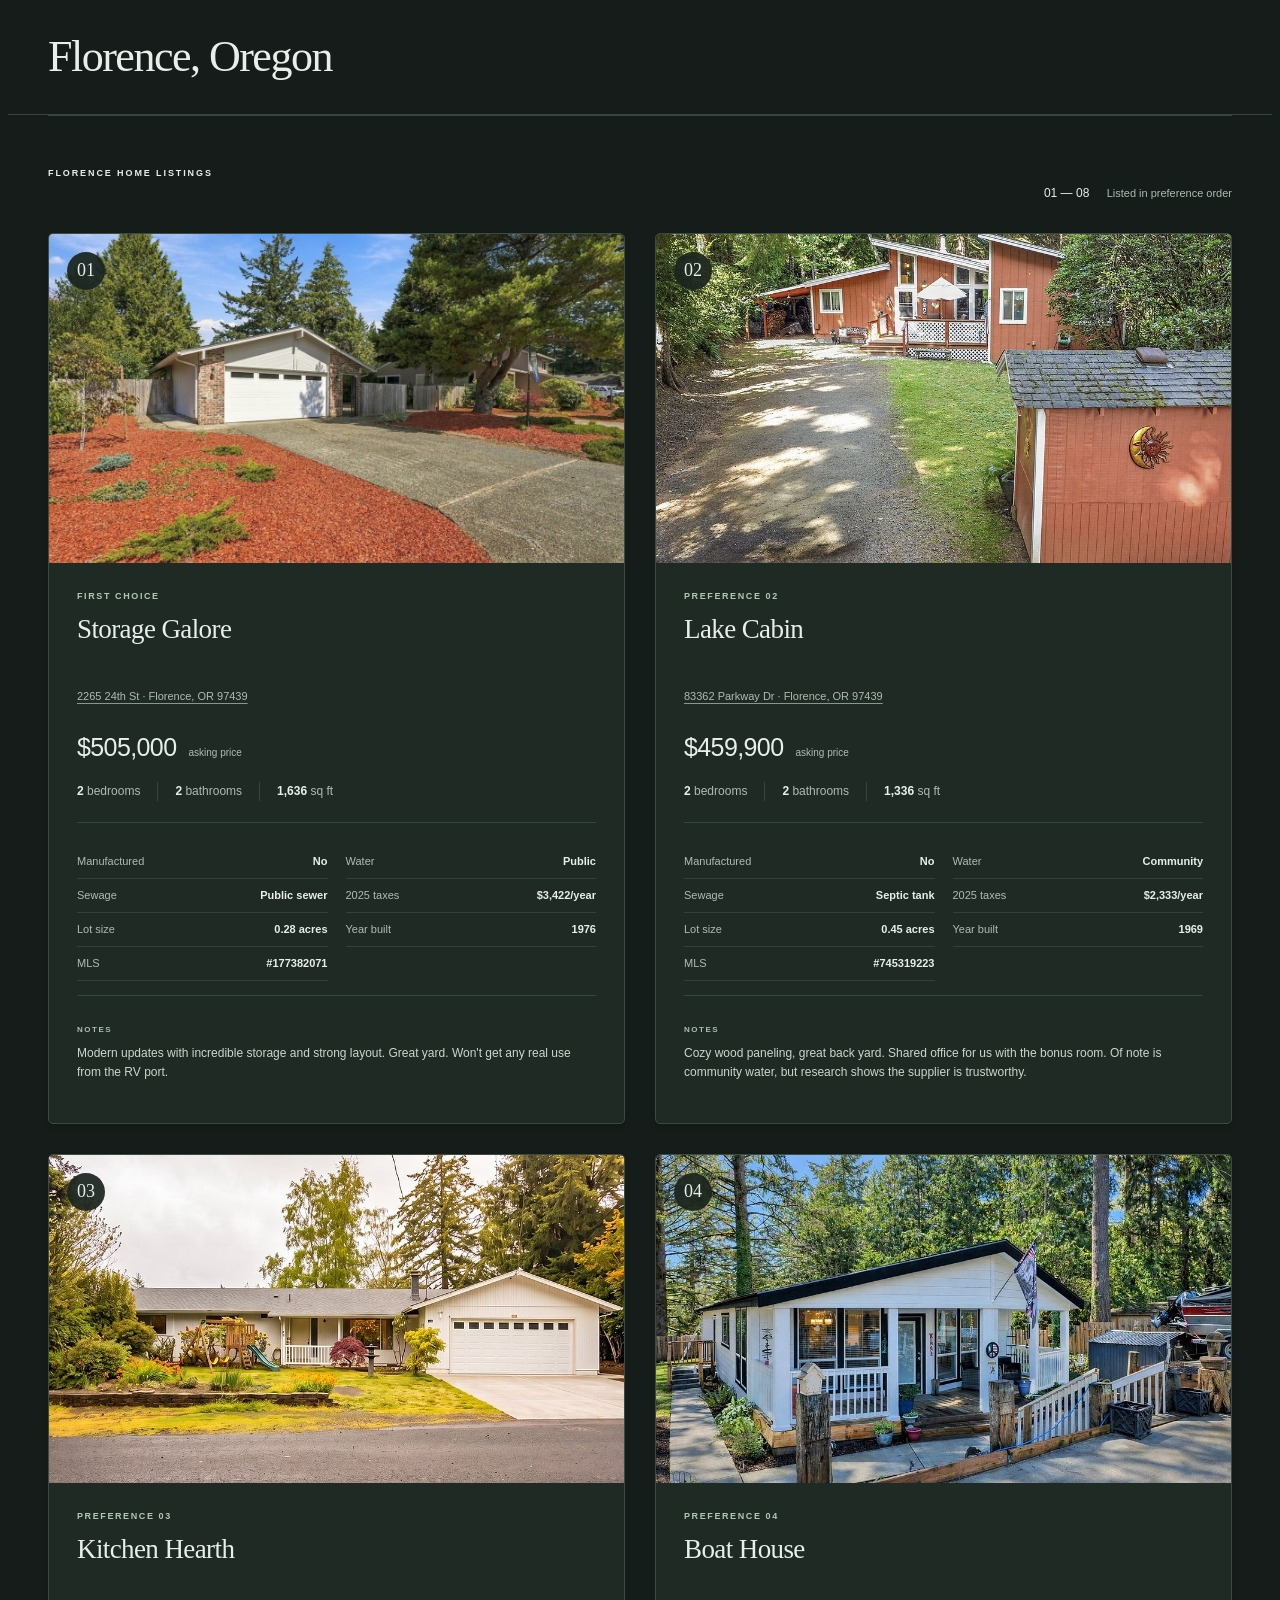
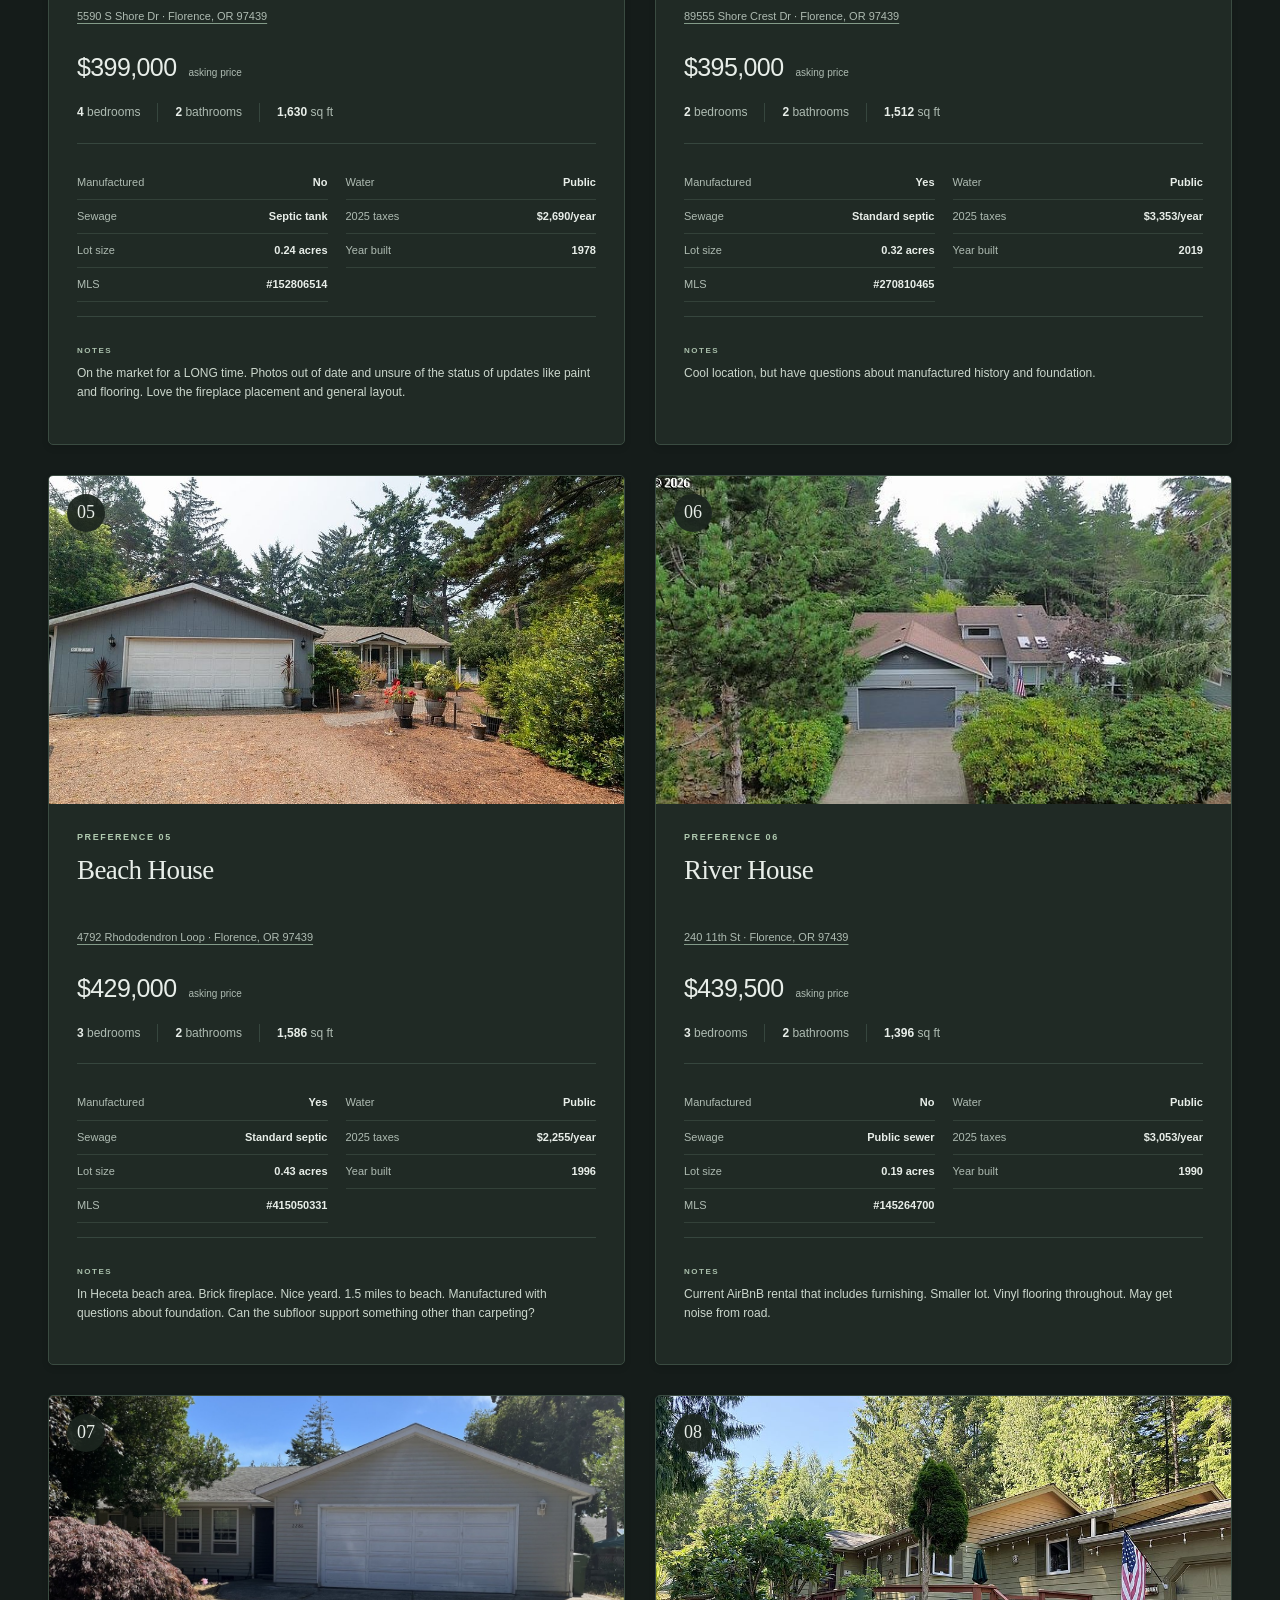
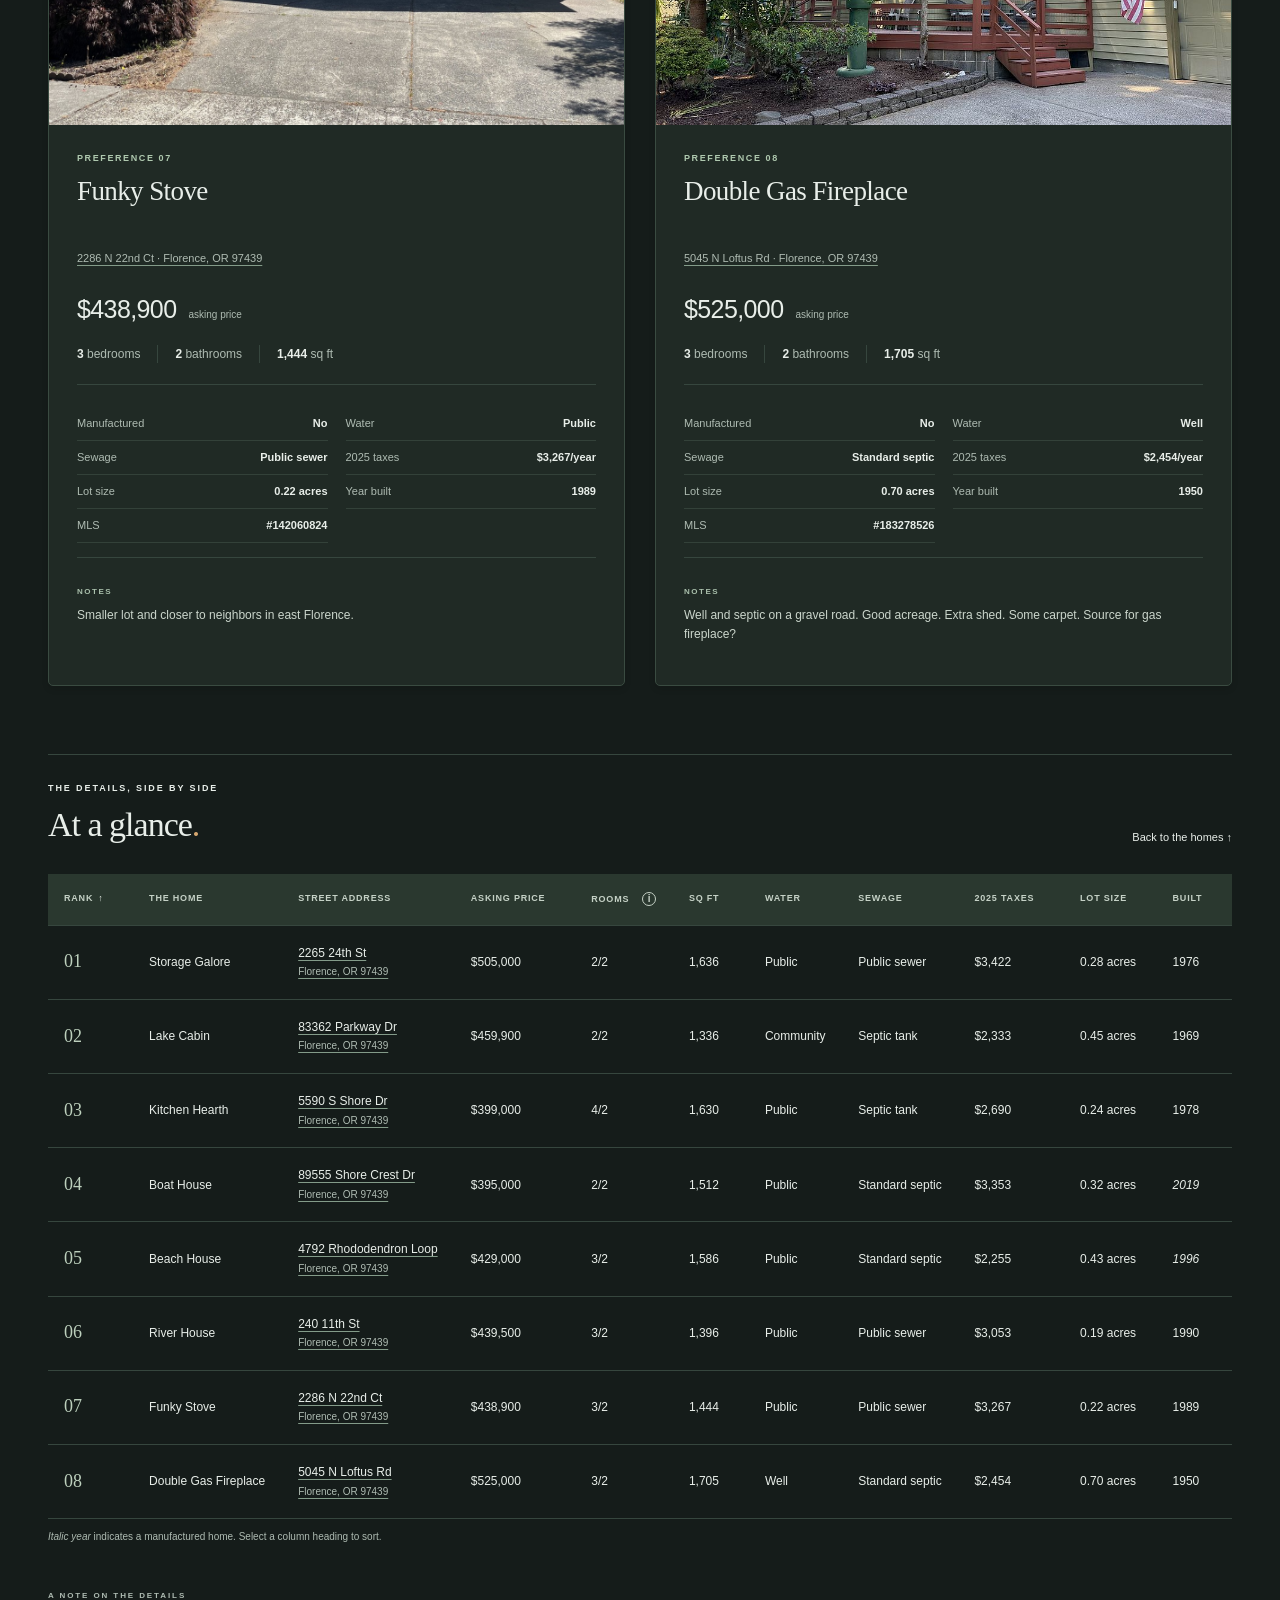
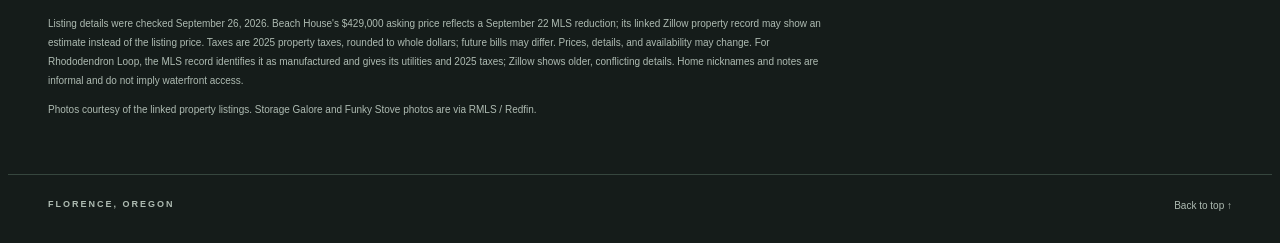
<file: index.html>
<!doctype html><html lang="en"><head><meta charset="utf-8"><meta name="viewport" content="width=device-width,initial-scale=1"><meta name="theme-color" content="#151c1a"><meta name="description" content="Eight Florence, Oregon homes in preference order. Prices, taxes, lot sizes, water, sewage, and construction details."><title>Florence, Oregon</title><link rel="stylesheet" href="style.css?v=03f709db9aa0"></head><body><a class="skip" href="#shortlist">Skip to homes</a><header class="simple-header"><h1>Florence, Oregon</h1></header><main><section id="shortlist" class="shortlist"><div class="section-heading"><div><h2 class="listing-title">FLORENCE HOME LISTINGS</h2></div><p>01 — 08 <span>Listed in preference order</span></p></div><div class="grid"><article class="home" id="home-1"><div class="photo"><a class="photo-link" href="https://www.zillow.com/homedetails/2265-24th-St-Florence-OR-97439/48439691_zpid/" target="_blank" rel="noopener noreferrer" aria-label="View listing for 2265 24th St (opens in a new tab)"><img src="assets/01.jpg" alt="Listing exterior of 2265 24th St" width="960" height="640" fetchpriority="high"></a><span class="rank">01</span></div><div class="home-body"><div class="eyebrow">FIRST CHOICE</div><h3>Storage Galore</h3><p class="address"><a href="https://www.google.com/maps/search/?api=1&amp;query=2265%2024th%20St%2C%20Florence%2C%20OR%2097439" target="_blank" rel="noopener noreferrer">2265 24th St · Florence, OR 97439</a></p><div class="price">$505,000<span>asking price</span></div><div class="facts"><span><b>2</b> bedrooms</span><span><b>2</b> bathrooms</span><span><b>1,636</b> sq ft</span></div><dl class="property-details"><div><dt>Manufactured</dt><dd>No</dd></div><div><dt>Water</dt><dd>Public</dd></div><div><dt>Sewage</dt><dd>Public sewer</dd></div><div><dt>2025 taxes</dt><dd>$3,422/year</dd></div><div><dt>Lot size</dt><dd>0.28 acres</dd></div><div><dt>Year built</dt><dd>1976</dd></div><div><dt>MLS</dt><dd>#177382071</dd></div></dl><div class="note"><span>NOTES</span><p>Modern updates with incredible storage and strong layout. Great yard. Won&#x27;t get any real use from the RV port.</p></div></div></article><article class="home" id="home-2"><div class="photo"><a class="photo-link" href="https://www.zillow.com/homedetails/83362-Parkway-Dr-Florence-OR-97439/48425879_zpid/" target="_blank" rel="noopener noreferrer" aria-label="View listing for 83362 Parkway Dr (opens in a new tab)"><img src="assets/02.jpg" alt="Listing exterior of 83362 Parkway Dr" width="960" height="640" loading="eager"></a><span class="rank">02</span></div><div class="home-body"><div class="eyebrow">PREFERENCE 02</div><h3>Lake Cabin</h3><p class="address"><a href="https://www.google.com/maps/search/?api=1&amp;query=83362%20Parkway%20Dr%2C%20Florence%2C%20OR%2097439" target="_blank" rel="noopener noreferrer">83362 Parkway Dr · Florence, OR 97439</a></p><div class="price">$459,900<span>asking price</span></div><div class="facts"><span><b>2</b> bedrooms</span><span><b>2</b> bathrooms</span><span><b>1,336</b> sq ft</span></div><dl class="property-details"><div><dt>Manufactured</dt><dd>No</dd></div><div><dt>Water</dt><dd>Community</dd></div><div><dt>Sewage</dt><dd>Septic tank</dd></div><div><dt>2025 taxes</dt><dd>$2,333/year</dd></div><div><dt>Lot size</dt><dd>0.45 acres</dd></div><div><dt>Year built</dt><dd>1969</dd></div><div><dt>MLS</dt><dd>#745319223</dd></div></dl><div class="note"><span>NOTES</span><p>Cozy wood paneling, great back yard. Shared office for us with the bonus room. Of note is community water, but research shows the supplier is trustworthy.</p></div></div></article><article class="home" id="home-3"><div class="photo"><a class="photo-link" href="https://www.zillow.com/homedetails/5590-S-Shore-Dr-Florence-OR-97439/48406087_zpid/" target="_blank" rel="noopener noreferrer" aria-label="View listing for 5590 S Shore Dr (opens in a new tab)"><img src="assets/03.jpg" alt="Listing exterior of 5590 S Shore Dr" width="960" height="640" loading="eager"></a><span class="rank">03</span></div><div class="home-body"><div class="eyebrow">PREFERENCE 03</div><h3>Kitchen Hearth</h3><p class="address"><a href="https://www.google.com/maps/search/?api=1&amp;query=5590%20S%20Shore%20Dr%2C%20Florence%2C%20OR%2097439" target="_blank" rel="noopener noreferrer">5590 S Shore Dr · Florence, OR 97439</a></p><div class="price">$399,000<span>asking price</span></div><div class="facts"><span><b>4</b> bedrooms</span><span><b>2</b> bathrooms</span><span><b>1,630</b> sq ft</span></div><dl class="property-details"><div><dt>Manufactured</dt><dd>No</dd></div><div><dt>Water</dt><dd>Public</dd></div><div><dt>Sewage</dt><dd>Septic tank</dd></div><div><dt>2025 taxes</dt><dd>$2,690/year</dd></div><div><dt>Lot size</dt><dd>0.24 acres</dd></div><div><dt>Year built</dt><dd>1978</dd></div><div><dt>MLS</dt><dd>#152806514</dd></div></dl><div class="note"><span>NOTES</span><p>On the market for a LONG time. Photos out of date and unsure of the status of updates like paint and flooring. Love the fireplace placement and general layout.</p></div></div></article><article class="home" id="home-4"><div class="photo"><a class="photo-link" href="https://www.zillow.com/homedetails/89555-Shore-Crest-Dr-Florence-OR-97439/459164352_zpid/" target="_blank" rel="noopener noreferrer" aria-label="View listing for 89555 Shore Crest Dr (opens in a new tab)"><img src="assets/04.jpg" alt="Listing exterior of 89555 Shore Crest Dr" width="960" height="640" loading="eager"></a><span class="rank">04</span></div><div class="home-body"><div class="eyebrow">PREFERENCE 04</div><h3>Boat House</h3><p class="address"><a href="https://www.google.com/maps/search/?api=1&amp;query=89555%20Shore%20Crest%20Dr%2C%20Florence%2C%20OR%2097439" target="_blank" rel="noopener noreferrer">89555 Shore Crest Dr · Florence, OR 97439</a></p><div class="price">$395,000<span>asking price</span></div><div class="facts"><span><b>2</b> bedrooms</span><span><b>2</b> bathrooms</span><span><b>1,512</b> sq ft</span></div><dl class="property-details"><div><dt>Manufactured</dt><dd>Yes</dd></div><div><dt>Water</dt><dd>Public</dd></div><div><dt>Sewage</dt><dd>Standard septic</dd></div><div><dt>2025 taxes</dt><dd>$3,353/year</dd></div><div><dt>Lot size</dt><dd>0.32 acres</dd></div><div><dt>Year built</dt><dd>2019</dd></div><div><dt>MLS</dt><dd>#270810465</dd></div></dl><div class="note"><span>NOTES</span><p>Cool location, but have questions about manufactured history and foundation.</p></div></div></article><article class="home" id="home-5"><div class="photo"><a class="photo-link" href="https://www.zillow.com/homedetails/4792-Rhododendron-Loop-Florence-OR-97439/306216648_zpid/" target="_blank" rel="noopener noreferrer" aria-label="View listing for 4792 Rhododendron Loop (opens in a new tab)"><img src="assets/05.jpg" alt="Listing exterior of 4792 Rhododendron Loop" width="960" height="640" loading="eager"></a><span class="rank">05</span></div><div class="home-body"><div class="eyebrow">PREFERENCE 05</div><h3>Beach House</h3><p class="address"><a href="https://www.google.com/maps/search/?api=1&amp;query=4792%20Rhododendron%20Loop%2C%20Florence%2C%20OR%2097439" target="_blank" rel="noopener noreferrer">4792 Rhododendron Loop · Florence, OR 97439</a></p><div class="price">$429,000<span>asking price</span></div><div class="facts"><span><b>3</b> bedrooms</span><span><b>2</b> bathrooms</span><span><b>1,586</b> sq ft</span></div><dl class="property-details"><div><dt>Manufactured</dt><dd>Yes</dd></div><div><dt>Water</dt><dd>Public</dd></div><div><dt>Sewage</dt><dd>Standard septic</dd></div><div><dt>2025 taxes</dt><dd>$2,255/year</dd></div><div><dt>Lot size</dt><dd>0.43 acres</dd></div><div><dt>Year built</dt><dd>1996</dd></div><div><dt>MLS</dt><dd>#415050331</dd></div></dl><div class="note"><span>NOTES</span><p>In Heceta beach area. Brick fireplace. Nice yeard. 1.5 miles to beach. Manufactured with questions about foundation. Can the subfloor support something other than carpeting?</p></div></div></article><article class="home" id="home-6"><div class="photo"><a class="photo-link" href="https://www.zillow.com/homedetails/240-11th-St-Florence-OR-97439/48422880_zpid/" target="_blank" rel="noopener noreferrer" aria-label="View listing for 240 11th St (opens in a new tab)"><img src="assets/06.jpg" alt="Listing exterior of 240 11th St" width="960" height="640" loading="eager"></a><span class="rank">06</span></div><div class="home-body"><div class="eyebrow">PREFERENCE 06</div><h3>River House</h3><p class="address"><a href="https://www.google.com/maps/search/?api=1&amp;query=240%2011th%20St%2C%20Florence%2C%20OR%2097439" target="_blank" rel="noopener noreferrer">240 11th St · Florence, OR 97439</a></p><div class="price">$439,500<span>asking price</span></div><div class="facts"><span><b>3</b> bedrooms</span><span><b>2</b> bathrooms</span><span><b>1,396</b> sq ft</span></div><dl class="property-details"><div><dt>Manufactured</dt><dd>No</dd></div><div><dt>Water</dt><dd>Public</dd></div><div><dt>Sewage</dt><dd>Public sewer</dd></div><div><dt>2025 taxes</dt><dd>$3,053/year</dd></div><div><dt>Lot size</dt><dd>0.19 acres</dd></div><div><dt>Year built</dt><dd>1990</dd></div><div><dt>MLS</dt><dd>#145264700</dd></div></dl><div class="note"><span>NOTES</span><p>Current AirBnB rental that includes furnishing. Smaller lot. Vinyl flooring throughout. May get noise from road.</p></div></div></article><article class="home" id="home-7"><div class="photo"><a class="photo-link" href="https://www.zillow.com/homedetails/2286-N-22nd-Ct-Florence-OR-97439/48454541_zpid/" target="_blank" rel="noopener noreferrer" aria-label="View listing for 2286 N 22nd Ct (opens in a new tab)"><img src="assets/07.jpg" alt="Listing exterior of 2286 N 22nd Ct" width="960" height="640" loading="eager"></a><span class="rank">07</span></div><div class="home-body"><div class="eyebrow">PREFERENCE 07</div><h3>Funky Stove</h3><p class="address"><a href="https://www.google.com/maps/search/?api=1&amp;query=2286%20N%2022nd%20Ct%2C%20Florence%2C%20OR%2097439" target="_blank" rel="noopener noreferrer">2286 N 22nd Ct · Florence, OR 97439</a></p><div class="price">$438,900<span>asking price</span></div><div class="facts"><span><b>3</b> bedrooms</span><span><b>2</b> bathrooms</span><span><b>1,444</b> sq ft</span></div><dl class="property-details"><div><dt>Manufactured</dt><dd>No</dd></div><div><dt>Water</dt><dd>Public</dd></div><div><dt>Sewage</dt><dd>Public sewer</dd></div><div><dt>2025 taxes</dt><dd>$3,267/year</dd></div><div><dt>Lot size</dt><dd>0.22 acres</dd></div><div><dt>Year built</dt><dd>1989</dd></div><div><dt>MLS</dt><dd>#142060824</dd></div></dl><div class="note"><span>NOTES</span><p>Smaller lot and closer to neighbors in east Florence.</p></div></div></article><article class="home" id="home-8"><div class="photo"><a class="photo-link" href="https://www.zillow.com/homedetails/5045-N-Loftus-Rd-Florence-OR-97439/48425417_zpid/" target="_blank" rel="noopener noreferrer" aria-label="View listing for 5045 N Loftus Rd (opens in a new tab)"><img src="assets/08.jpg" alt="Listing exterior of 5045 N Loftus Rd" width="960" height="640" loading="eager"></a><span class="rank">08</span></div><div class="home-body"><div class="eyebrow">PREFERENCE 08</div><h3>Double Gas Fireplace</h3><p class="address"><a href="https://www.google.com/maps/search/?api=1&amp;query=5045%20N%20Loftus%20Rd%2C%20Florence%2C%20OR%2097439" target="_blank" rel="noopener noreferrer">5045 N Loftus Rd · Florence, OR 97439</a></p><div class="price">$525,000<span>asking price</span></div><div class="facts"><span><b>3</b> bedrooms</span><span><b>2</b> bathrooms</span><span><b>1,705</b> sq ft</span></div><dl class="property-details"><div><dt>Manufactured</dt><dd>No</dd></div><div><dt>Water</dt><dd>Well</dd></div><div><dt>Sewage</dt><dd>Standard septic</dd></div><div><dt>2025 taxes</dt><dd>$2,454/year</dd></div><div><dt>Lot size</dt><dd>0.70 acres</dd></div><div><dt>Year built</dt><dd>1950</dd></div><div><dt>MLS</dt><dd>#183278526</dd></div></dl><div class="note"><span>NOTES</span><p>Well and septic on a gravel road. Good acreage. Extra shed. Some carpet. Source for gas fireplace?</p></div></div></article></div></section><section id="compare" class="comparison"><div class="section-heading"><div><p class="eyebrow">THE DETAILS, SIDE BY SIDE</p><h2>At a glance<span>.</span></h2></div><a href="#shortlist">Back to the homes ↑</a></div><div class="table-scroll" tabindex="0" role="region" aria-label="Home comparison table, scroll horizontally on small screens"><table><thead><tr><th scope="col" aria-sort="ascending"><button type="button" class="sort-button" data-sort-type="number">Rank</button></th><th scope="col"><button type="button" class="sort-button" data-sort-type="text">The home</button></th><th scope="col"><button type="button" class="sort-button" data-sort-type="text">Street address</button></th><th scope="col"><button type="button" class="sort-button" data-sort-type="number">Asking price</button></th><th scope="col"><button type="button" class="sort-button" data-sort-type="number">Rooms</button><span class="rooms-help" tabindex="0" aria-describedby="rooms-tip" aria-label="Rooms format">i<span id="rooms-tip" class="rooms-tip" role="tooltip">Bedrooms / bathrooms (3/2 means 3 bedrooms, 2 bathrooms)</span></span></th><th scope="col"><button type="button" class="sort-button" data-sort-type="number">Sq ft</button></th><th scope="col"><button type="button" class="sort-button" data-sort-type="text">Water</button></th><th scope="col"><button type="button" class="sort-button" data-sort-type="text">Sewage</button></th><th scope="col"><button type="button" class="sort-button" data-sort-type="number">2025 taxes</button></th><th scope="col"><button type="button" class="sort-button" data-sort-type="number">Lot size</button></th><th scope="col"><button type="button" class="sort-button" data-sort-type="number">Built</button></th></tr></thead><tbody><tr><td class="table-rank" data-sort-value="1">01</td><th scope="row" data-sort-value="Storage Galore"><a href="https://www.zillow.com/homedetails/2265-24th-St-Florence-OR-97439/48439691_zpid/" target="_blank" rel="noopener noreferrer">Storage Galore</a></th><td class="table-address" data-sort-value="2265 24th St"><a href="https://www.google.com/maps/search/?api=1&amp;query=2265%2024th%20St%2C%20Florence%2C%20OR%2097439" target="_blank" rel="noopener noreferrer">2265 24th St<br><span class="table-city">Florence, OR 97439</span></a></td><td data-sort-value="505000">$505,000</td><td data-sort-value="202">2/2</td><td data-sort-value="1636">1,636</td><td data-sort-value="Public">Public</td><td data-sort-value="Public sewer">Public sewer</td><td data-sort-value="3422">$3,422</td><td data-sort-value="12197">0.28 acres</td><td data-sort-value="1976">1976</td></tr><tr><td class="table-rank" data-sort-value="2">02</td><th scope="row" data-sort-value="Lake Cabin"><a href="https://www.zillow.com/homedetails/83362-Parkway-Dr-Florence-OR-97439/48425879_zpid/" target="_blank" rel="noopener noreferrer">Lake Cabin</a></th><td class="table-address" data-sort-value="83362 Parkway Dr"><a href="https://www.google.com/maps/search/?api=1&amp;query=83362%20Parkway%20Dr%2C%20Florence%2C%20OR%2097439" target="_blank" rel="noopener noreferrer">83362 Parkway Dr<br><span class="table-city">Florence, OR 97439</span></a></td><td data-sort-value="459900">$459,900</td><td data-sort-value="202">2/2</td><td data-sort-value="1336">1,336</td><td data-sort-value="Community">Community</td><td data-sort-value="Septic tank">Septic tank</td><td data-sort-value="2333">$2,333</td><td data-sort-value="19602">0.45 acres</td><td data-sort-value="1969">1969</td></tr><tr><td class="table-rank" data-sort-value="3">03</td><th scope="row" data-sort-value="Kitchen Hearth"><a href="https://www.zillow.com/homedetails/5590-S-Shore-Dr-Florence-OR-97439/48406087_zpid/" target="_blank" rel="noopener noreferrer">Kitchen Hearth</a></th><td class="table-address" data-sort-value="5590 S Shore Dr"><a href="https://www.google.com/maps/search/?api=1&amp;query=5590%20S%20Shore%20Dr%2C%20Florence%2C%20OR%2097439" target="_blank" rel="noopener noreferrer">5590 S Shore Dr<br><span class="table-city">Florence, OR 97439</span></a></td><td data-sort-value="399000">$399,000</td><td data-sort-value="402">4/2</td><td data-sort-value="1630">1,630</td><td data-sort-value="Public">Public</td><td data-sort-value="Septic tank">Septic tank</td><td data-sort-value="2690">$2,690</td><td data-sort-value="10454">0.24 acres</td><td data-sort-value="1978">1978</td></tr><tr><td class="table-rank" data-sort-value="4">04</td><th scope="row" data-sort-value="Boat House"><a href="https://www.zillow.com/homedetails/89555-Shore-Crest-Dr-Florence-OR-97439/459164352_zpid/" target="_blank" rel="noopener noreferrer">Boat House</a></th><td class="table-address" data-sort-value="89555 Shore Crest Dr"><a href="https://www.google.com/maps/search/?api=1&amp;query=89555%20Shore%20Crest%20Dr%2C%20Florence%2C%20OR%2097439" target="_blank" rel="noopener noreferrer">89555 Shore Crest Dr<br><span class="table-city">Florence, OR 97439</span></a></td><td data-sort-value="395000">$395,000</td><td data-sort-value="202">2/2</td><td data-sort-value="1512">1,512</td><td data-sort-value="Public">Public</td><td data-sort-value="Standard septic">Standard septic</td><td data-sort-value="3353">$3,353</td><td data-sort-value="13939">0.32 acres</td><td data-sort-value="2019"><em title="Manufactured home">2019</em></td></tr><tr><td class="table-rank" data-sort-value="5">05</td><th scope="row" data-sort-value="Beach House"><a href="https://www.zillow.com/homedetails/4792-Rhododendron-Loop-Florence-OR-97439/306216648_zpid/" target="_blank" rel="noopener noreferrer">Beach House</a></th><td class="table-address" data-sort-value="4792 Rhododendron Loop"><a href="https://www.google.com/maps/search/?api=1&amp;query=4792%20Rhododendron%20Loop%2C%20Florence%2C%20OR%2097439" target="_blank" rel="noopener noreferrer">4792 Rhododendron Loop<br><span class="table-city">Florence, OR 97439</span></a></td><td data-sort-value="429000">$429,000</td><td data-sort-value="302">3/2</td><td data-sort-value="1586">1,586</td><td data-sort-value="Public">Public</td><td data-sort-value="Standard septic">Standard septic</td><td data-sort-value="2255">$2,255</td><td data-sort-value="18731">0.43 acres</td><td data-sort-value="1996"><em title="Manufactured home">1996</em></td></tr><tr><td class="table-rank" data-sort-value="6">06</td><th scope="row" data-sort-value="River House"><a href="https://www.zillow.com/homedetails/240-11th-St-Florence-OR-97439/48422880_zpid/" target="_blank" rel="noopener noreferrer">River House</a></th><td class="table-address" data-sort-value="240 11th St"><a href="https://www.google.com/maps/search/?api=1&amp;query=240%2011th%20St%2C%20Florence%2C%20OR%2097439" target="_blank" rel="noopener noreferrer">240 11th St<br><span class="table-city">Florence, OR 97439</span></a></td><td data-sort-value="439500">$439,500</td><td data-sort-value="302">3/2</td><td data-sort-value="1396">1,396</td><td data-sort-value="Public">Public</td><td data-sort-value="Public sewer">Public sewer</td><td data-sort-value="3053">$3,053</td><td data-sort-value="8276">0.19 acres</td><td data-sort-value="1990">1990</td></tr><tr><td class="table-rank" data-sort-value="7">07</td><th scope="row" data-sort-value="Funky Stove"><a href="https://www.zillow.com/homedetails/2286-N-22nd-Ct-Florence-OR-97439/48454541_zpid/" target="_blank" rel="noopener noreferrer">Funky Stove</a></th><td class="table-address" data-sort-value="2286 N 22nd Ct"><a href="https://www.google.com/maps/search/?api=1&amp;query=2286%20N%2022nd%20Ct%2C%20Florence%2C%20OR%2097439" target="_blank" rel="noopener noreferrer">2286 N 22nd Ct<br><span class="table-city">Florence, OR 97439</span></a></td><td data-sort-value="438900">$438,900</td><td data-sort-value="302">3/2</td><td data-sort-value="1444">1,444</td><td data-sort-value="Public">Public</td><td data-sort-value="Public sewer">Public sewer</td><td data-sort-value="3267">$3,267</td><td data-sort-value="9583">0.22 acres</td><td data-sort-value="1989">1989</td></tr><tr><td class="table-rank" data-sort-value="8">08</td><th scope="row" data-sort-value="Double Gas Fireplace"><a href="https://www.zillow.com/homedetails/5045-N-Loftus-Rd-Florence-OR-97439/48425417_zpid/" target="_blank" rel="noopener noreferrer">Double Gas Fireplace</a></th><td class="table-address" data-sort-value="5045 N Loftus Rd"><a href="https://www.google.com/maps/search/?api=1&amp;query=5045%20N%20Loftus%20Rd%2C%20Florence%2C%20OR%2097439" target="_blank" rel="noopener noreferrer">5045 N Loftus Rd<br><span class="table-city">Florence, OR 97439</span></a></td><td data-sort-value="525000">$525,000</td><td data-sort-value="302">3/2</td><td data-sort-value="1705">1,705</td><td data-sort-value="Well">Well</td><td data-sort-value="Standard septic">Standard septic</td><td data-sort-value="2454">$2,454</td><td data-sort-value="30492">0.70 acres</td><td data-sort-value="1950">1950</td></tr></tbody></table></div><p class="table-note"><em>Italic year</em> indicates a manufactured home. Select a column heading to sort.</p></section><aside class="details"><span class="eyebrow">A NOTE ON THE DETAILS</span><p>Listing details were checked September 26, 2026. Beach House's $429,000 asking price reflects a September 22 MLS reduction; its linked Zillow property record may show an estimate instead of the listing price. Taxes are 2025 property taxes, rounded to whole dollars; future bills may differ. Prices, details, and availability may change. For Rhododendron Loop, the MLS record identifies it as manufactured and gives its utilities and 2025 taxes; Zillow shows older, conflicting details. Home nicknames and notes are informal and do not imply waterfront access.</p><p>Photos courtesy of the linked property listings. Storage Galore and Funky Stove photos are via RMLS / Redfin.</p></aside></main><footer><span>FLORENCE, OREGON</span><a href="#">Back to top ↑</a></footer><script>
const comparisonTable = document.querySelector('#compare table');
const tableBody = comparisonTable.tBodies[0];
const sortButtons = comparisonTable.querySelectorAll('.sort-button');

sortButtons.forEach(button => {
  button.addEventListener('click', () => {
    const heading = button.closest('th');
    const column = heading.cellIndex;
    const direction = heading.getAttribute('aria-sort') === 'ascending' ? -1 : 1;
    const rows = Array.from(tableBody.rows);

    rows.sort((left, right) => {
      const leftValue = left.cells[column].dataset.sortValue;
      const rightValue = right.cells[column].dataset.sortValue;
      const difference = button.dataset.sortType === 'number'
        ? Number(leftValue) - Number(rightValue)
        : leftValue.localeCompare(rightValue, undefined, {sensitivity: 'base'});
      return difference * direction || Number(left.cells[0].dataset.sortValue) - Number(right.cells[0].dataset.sortValue);
    });

    comparisonTable.querySelectorAll('thead th').forEach(cell => cell.removeAttribute('aria-sort'));
    heading.setAttribute('aria-sort', direction === 1 ? 'ascending' : 'descending');
    tableBody.append(...rows);
  });
});
</script></body></html>
</file>
<file: style.css>
:root{color-scheme:dark;--paper:#151c1a;--ink:#e8eee9;--muted:#aebbb2;--line:#36463e;--gold:#d5a66f}*{box-sizing:border-box}html{scroll-behavior:smooth;scroll-padding-top:26px}body{margin:0;background:var(--paper);color:var(--ink);font-family:Arial,Helvetica,sans-serif;font-size:15px;line-height:1.55}a{color:inherit;text-decoration:none}a:focus-visible,.table-scroll:focus-visible{outline:3px solid var(--gold);outline-offset:5px}.skip{position:absolute;top:-60px;background:var(--ink);color:var(--paper);padding:12px;z-index:9}.skip:focus{top:0}header,main,footer{max-width:1264px;margin:auto}header{display:flex;justify-content:space-between;align-items:center;padding:28px 40px;border-bottom:1px solid var(--line)}.brand{display:flex;align-items:center;gap:12px;font-size:11px;letter-spacing:2.3px;font-weight:bold}.brand-mark{font-family:Georgia,serif;font-size:35px;font-weight:normal;line-height:1}nav{display:flex;gap:32px;font-size:12px}nav span{background:#2a382f;border-radius:20px;padding:4px 7px;margin-left:6px;font-size:10px}main{padding:0 40px}.intro{display:grid;grid-template-columns:1.4fr 1fr;align-items:center;padding:68px 0 64px;gap:40px}.eyebrow{font-size:10px;font-weight:600;letter-spacing:1.9px;margin:0 0 19px}.dot{display:inline-block;width:6px;height:6px;background:var(--gold);border-radius:50%;margin:0 7px 1px 0}h1,h2,h3{font-family:Georgia,'Times New Roman',serif;font-weight:normal}h1{font-size:clamp(50px,5.7vw,76px);line-height:1.05;letter-spacing:-3px;margin:0 0 24px}h1 em{color:#b7c9aa;font-weight:normal}.intro-text{color:var(--muted);font-size:14px;line-height:1.85}.primary{display:inline-flex;gap:36px;align-items:center;background:var(--ink);color:var(--paper);padding:14px 21px;margin-top:17px;font-size:12px;border-radius:3px;transition:background .2s}.primary:hover{background:#395244}.intro-art{padding:12px 18px 0;transform:rotate(-2deg)}.intro-art svg{width:100%}.intro-art p{text-align:center;font-family:Georgia,serif;font-style:italic;color:#b7c9aa;font-size:16px}.section-heading{display:flex;justify-content:space-between;align-items:end;gap:20px;margin-bottom:28px;padding-top:27px;border-top:1px solid var(--line)}.section-heading .eyebrow{margin-bottom:9px;font-size:9px}h2{font-size:34px;line-height:1.2;margin:0;letter-spacing:-1px}h2 span{color:var(--gold)}.section-heading>p{font-size:12px;margin:0 0 3px}.section-heading>p span{color:var(--muted);margin-left:14px;font-size:11px}.grid{display:grid;grid-template-columns:repeat(2,minmax(0,1fr));gap:30px}.home{background:#202a25;border:1px solid #3a4b41;border-radius:5px;overflow:hidden;box-shadow:0 3px 6px #00000020;scroll-margin-top:24px}.photo{position:relative;aspect-ratio:1.75;overflow:hidden;background:#2b3731}.photo img{width:100%;height:100%;object-fit:cover;display:block;transition:transform .5s}.home:hover .photo img{transform:scale(1.025)}.rank{position:absolute;left:18px;top:18px;display:grid;place-items:center;width:38px;height:38px;background:#1b251fed;border-radius:50%;font-family:Georgia,serif;font-size:18px}.status{position:absolute;right:18px;top:22px;background:#5b412c;color:#ffe2b2;border-radius:3px;padding:6px 10px;font-size:10px;letter-spacing:.5px}.home-body{padding:27px 28px 23px}.home .eyebrow{font-size:9px;color:#afc9af;letter-spacing:1.6px;margin-bottom:9px}h3{font-size:27px;letter-spacing:-.6px;line-height:1.2;margin:0 0 10px}.address{font-size:11px;color:var(--muted);margin:0 0 23px}.price{font-size:25px;letter-spacing:-.6px;font-weight:500;display:flex;gap:12px;align-items:baseline}.price span{font-size:10px;letter-spacing:0;color:var(--muted);font-weight:normal}.facts{display:flex;gap:0;margin:16px 0 22px;padding-bottom:21px;border-bottom:1px solid var(--line);font-size:12px;color:var(--muted)}.facts span+span{border-left:1px solid var(--line);padding-left:17px;margin-left:17px}.facts b{font-weight:600;color:var(--ink)}.note{min-height:64px}.note>span{font-size:8px;letter-spacing:1.5px;color:#aac0ac;font-weight:bold}.note p{font-size:12px;margin:5px 0 18px;color:#cbd6cc;line-height:1.6}.listing{display:flex;justify-content:space-between;align-items:center;font-size:11px;border-top:1px solid var(--line);padding-top:15px;font-weight:600}.listing span{font-size:21px;font-weight:normal}.listing:hover{color:var(--gold)}.source-note{display:block;font-size:9px;color:var(--muted);margin-top:8px}.source-note a{text-decoration:underline}.comparison{padding-top:68px}.comparison .section-heading>a{font-size:11px}.table-scroll{overflow-x:auto}table{border-collapse:collapse;width:100%;font-size:12px;text-align:left;white-space:nowrap}thead{background:#2a382f;color:#c5d1c6;font-size:9px;letter-spacing:.8px;text-transform:uppercase}th,td{padding:18px 16px;border-bottom:1px solid var(--line)}tbody th{font-weight:normal}tbody th a:hover{text-decoration:underline}tbody tr:hover{background:#29372f}.table-rank{font-family:Georgia,serif;font-size:18px;color:#bdd0bd}.details{max-width:790px;padding:40px 0 45px;color:var(--muted);font-size:10px;line-height:1.9}.details .eyebrow{font-size:8px}.details p{margin:10px 0}footer{padding:23px 40px 30px;border-top:1px solid var(--line);display:flex;align-items:center;justify-content:space-between;font-size:10px;color:var(--muted)}footer>span{font-size:9px;letter-spacing:2px;font-weight:bold}footer p{font-family:Georgia,serif;font-style:italic;font-size:13px}footer a{font-size:10px}@media(min-width:1000px){.home h3{min-height:65px}}@media(max-width:760px){header{padding:22px 22px}.brand{font-size:9px;letter-spacing:1.3px}nav{gap:16px}nav a{font-size:10px}nav a:last-child{display:none}main{padding:0 22px}.intro{padding:44px 0 42px;grid-template-columns:1fr;gap:10px}.intro-art{display:none}h1{font-size:60px}.intro-text{font-size:13px}.section-heading{align-items:start;flex-direction:column;gap:15px}h2{font-size:29px}.grid{grid-template-columns:1fr;gap:25px}.home-body{padding:23px}.photo{aspect-ratio:1.5}h3{font-size:27px}.comparison{padding-top:42px}footer{padding:22px;gap:20px;flex-wrap:wrap}footer p{display:none}.facts span+span{padding-left:13px;margin-left:13px}.details{padding:30px 0}.eyebrow{font-size:9px}.table-scroll{margin-right:-22px}th,td{padding:14px 12px}}@media(prefers-reduced-motion:reduce){html{scroll-behavior:auto}.photo img{transition:none}.home:hover .photo img{transform:none}}@media print{body{background:white}header nav,.primary,.intro-art,footer{display:none}.intro{display:block;padding:15px 0}h1{font-size:40px}.grid{gap:16px}.home{break-inside:avoid}.photo{aspect-ratio:2}.home-body{padding:15px}.comparison{break-before:page}.table-scroll{overflow:visible}.source-note{font-size:8px}}

/* Listing details added beneath the headline facts. */
.property-details{display:grid;grid-template-columns:repeat(2,minmax(0,1fr));gap:0 18px;margin:0 0 19px;padding:0 0 14px;border-bottom:1px solid var(--line)}
.property-details>div{display:flex;justify-content:space-between;gap:10px;padding:8px 0;border-bottom:1px solid #334139;font-size:11px}
.property-details dt{color:var(--muted)}
.property-details dd{margin:0;color:var(--ink);font-weight:600;text-align:right}
.table-city{color:var(--muted);font-size:10px}
@media(max-width:440px){.property-details{grid-template-columns:1fr}}
@media print{.property-details{gap:0 12px}.property-details>div{padding:4px 0}}
.photo-link{display:block;width:100%;height:100%;cursor:pointer}
.photo-link:focus-visible{outline:3px solid var(--gold);outline-offset:-6px}
.photo .rank,.photo .status{pointer-events:none}
.address a,.table-address a{text-decoration:underline;text-decoration-color:#839b89;text-underline-offset:3px}
.address a:hover,.table-address a:hover{color:var(--gold);text-decoration-color:currentColor}
.sort-button{border:0;background:none;color:inherit;font:inherit;font-weight:inherit;letter-spacing:inherit;text-transform:inherit;padding:0 13px 0 0;cursor:pointer;white-space:nowrap}
.sort-button:hover{color:var(--ink)}
.sort-button:focus-visible,.rooms-help:focus-visible{outline:2px solid var(--gold);outline-offset:3px}
thead th[aria-sort="ascending"] .sort-button::after,thead th[aria-sort="descending"] .sort-button::after{display:inline-block;margin-left:5px;color:var(--ink)}
thead th[aria-sort="ascending"] .sort-button::after{content:"↑"}
thead th[aria-sort="descending"] .sort-button::after{content:"↓"}
.rooms-help{position:relative;display:inline-grid;place-items:center;width:14px;height:14px;border:1px solid currentColor;border-radius:50%;font-size:10px;line-height:1;letter-spacing:0;text-transform:none;cursor:help}
.rooms-tip{display:none;position:absolute;z-index:3;left:50%;top:calc(100% + 8px);width:200px;white-space:normal;transform:translateX(-50%);padding:9px 11px;border-radius:3px;background:var(--ink);color:var(--paper);box-shadow:0 3px 8px #00000050;font-size:11px;font-weight:normal;line-height:1.45;text-align:left}
.rooms-help:hover .rooms-tip,.rooms-help:focus .rooms-tip{display:block}
.table-note{margin:10px 0 0;color:var(--muted);font-size:10px}
.simple-header{padding-top:34px;padding-bottom:34px}
.simple-header h1{font-size:clamp(30px,4vw,44px);letter-spacing:-1.5px;margin:0}
.shortlist .section-heading>div{display:flex;align-items:center;min-height:62px}
.shortlist .section-heading .listing-title{font-family:Arial,Helvetica,sans-serif;font-size:9px;font-weight:600;letter-spacing:1.9px;line-height:1.55}
@media(max-width:760px){.simple-header{padding-top:26px;padding-bottom:26px}}

@media print{:root{color-scheme:light;--paper:#fff;--ink:#263f35;--muted:#667167;--line:#dedfd4;--gold:#ae7748}.home{background:#fff;border-color:#dedfd4}.note p{color:#5f695f}thead{background:#e9ede3;color:#626f61}.property-details>div{border-color:#dedfd4}}
</file>
